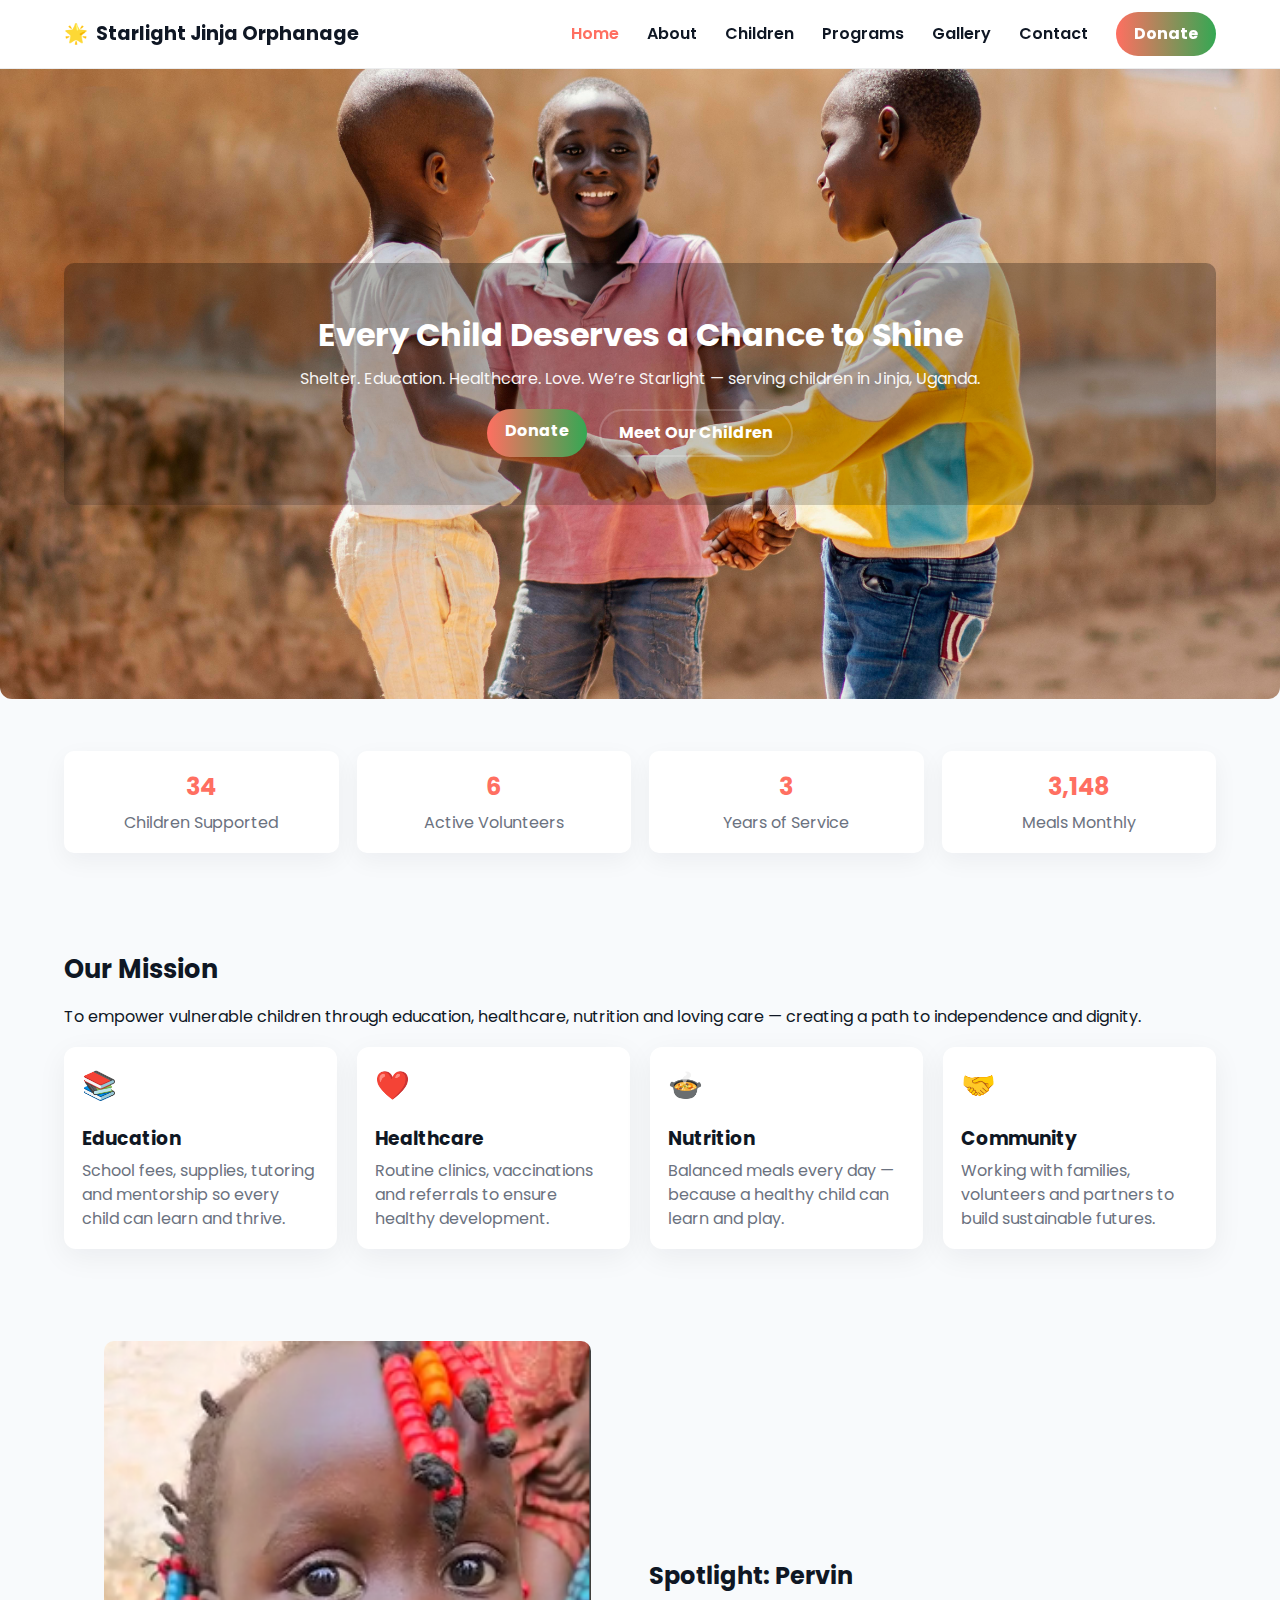
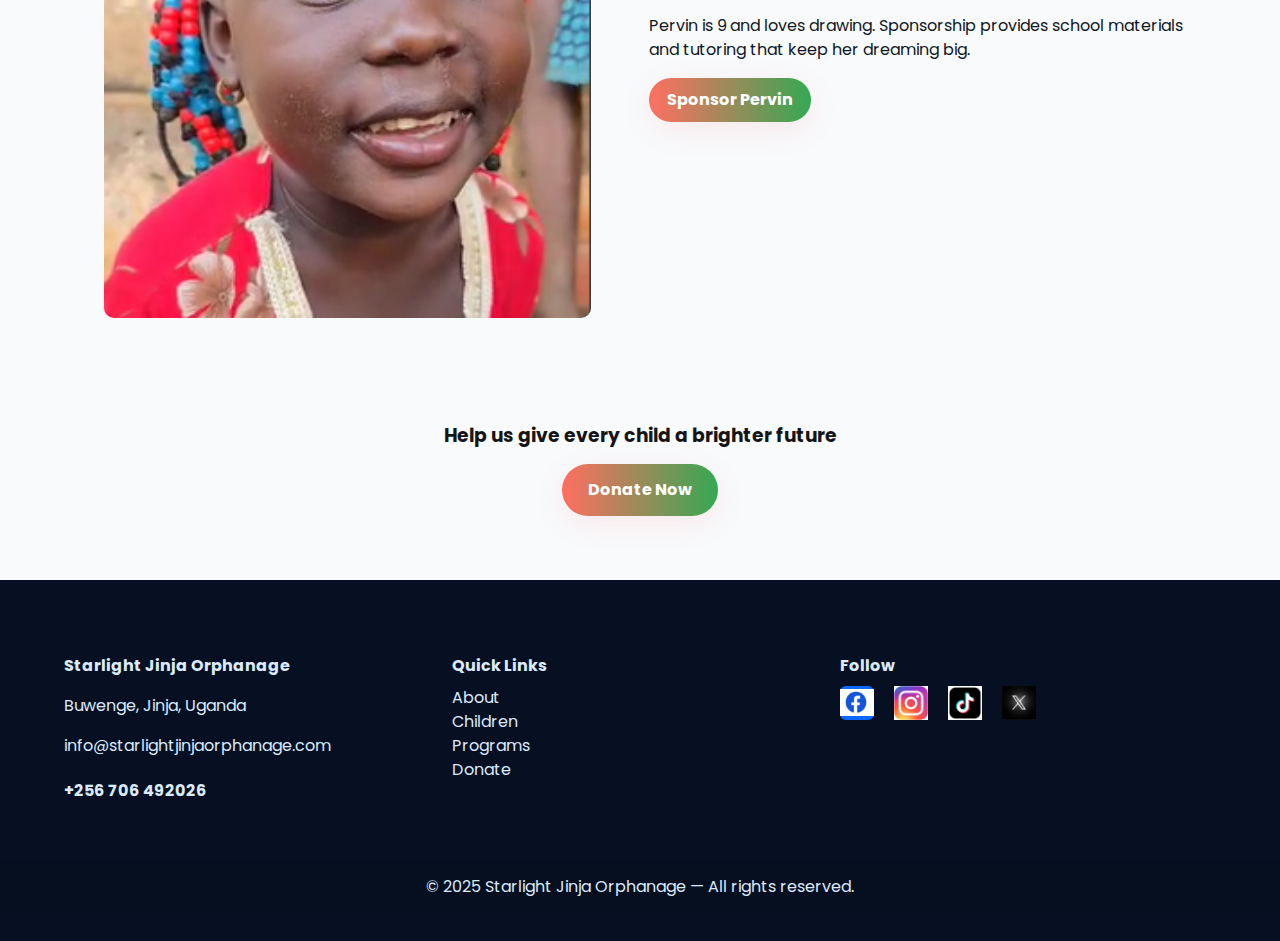
<file: index.html>
<!doctype html>
<html lang="en">
<head>
  <meta charset="utf-8" />
  <meta name="viewport" content="width=device-width,initial-scale=1" />
  <title>Starlight Jinja Orphanage — Home</title>
  <link rel="stylesheet" href="css/style.css">
  <!-- Fonts: Poppins (headings) + Open Sans (body) -->
  <link href="https://fonts.googleapis.com/css2?family=Poppins:wght@600;700&family=Open+Sans:wght@400;600&display=swap" rel="stylesheet">
  <meta name="description" content="Starlight Orphanage — shelter, education & healthcare for children in Jinja, Uganda. Sponsor, donate or volunteer.">
</head>
<body>
  <!-- NAV -->
  <header class="site-header">
    <div class="container header-inner">
      <a class="brand" href="index.html">🌟 <span>Starlight Jinja Orphanage</span></a>

      <nav class="main-nav" aria-label="Primary">
        <a href="index.html" class="nav-link active">Home</a>
        <a href="about.html" class="nav-link">About</a>
        <a href="children.html" class="nav-link">Children</a>
        <a href="programs.html" class="nav-link">Programs</a>
        <a href="gallery.html" class="nav-link">Gallery</a>
        <a href="contact.html" class="nav-link">Contact</a>

        <!-- Donate as last item and styled as a solid orange button -->
        <a href="donate.html" class="nav-link donate-btn" style="margin-left:8px;">Donate</a>
      </nav>

      <button class="nav-toggle" aria-label="Open menu" aria-expanded="false">☰</button>
    </div>
  </header>

  <!-- HERO -->
  <section class="hero" style="background-image:url('images/hero-home.jpg')" role="img" aria-label="Children playing under a starlit sky">
    <div class="hero-inner container" style="text-align:center;">
      <h1 class="hero-title">Every Child Deserves a Chance to Shine</h1>
      <p class="hero-lead">Shelter. Education. Healthcare. Love. We’re Starlight — serving children in Jinja, Uganda.</p>
      <div class="hero-ctas" style="display:flex;gap:12px;justify-content:center;margin-top:18px;">
        <a href="donate.html" class="btn primary">Donate</a>
        <a href="children.html" class="btn outline">Meet Our Children</a>
      </div>
    </div>
  </section>

  <!-- IMPACT STATS -->
  <section class="container stats-grid flex-wrap" aria-label="Impact statistics" style="margin-top:28px;">
    <div class="stat-card">
      <div class="stat-value" data-target="67">0</div>
      <div class="stat-label">Children Supported</div>
    </div>
    <div class="stat-card">
      <div class="stat-value" data-target="12">0</div>
      <div class="stat-label">Active Volunteers</div>
    </div>
    <div class="stat-card">
      <div class="stat-value" data-target="7">0</div>
      <div class="stat-label">Years of Service</div>
    </div>
    <div class="stat-card">
      <div class="stat-value" data-target="6030">0</div>
      <div class="stat-label">Meals Monthly</div>
    </div>
  </section>

  <!-- MISSION -->
  <section class="container mission" style="margin-top:28px;">
    <h2 class="section-title">Our Mission</h2>
    <p class="section-intro">To empower vulnerable children through education, healthcare, nutrition and loving care — creating a path to independence and dignity.</p>

    <div class="cards-grid">
      <article class="card">
        <div class="card-icon">📚</div>
        <h3>Education</h3>
        <p>School fees, supplies, tutoring and mentorship so every child can learn and thrive.</p>
      </article>

      <article class="card">
        <div class="card-icon">❤️</div>
        <h3>Healthcare</h3>
        <p>Routine clinics, vaccinations and referrals to ensure healthy development.</p>
      </article>

      <article class="card">
        <div class="card-icon">🍲</div>
        <h3>Nutrition</h3>
        <p>Balanced meals every day — because a healthy child can learn and play.</p>
      </article>

      <article class="card">
        <div class="card-icon">🤝</div>
        <h3>Community</h3>
        <p>Working with families, volunteers and partners to build sustainable futures.</p>
      </article>
    </div>
  </section>

  <!-- SPOTLIGHT -->
  <section class="spotlight container" style="margin-top:10px;">
    <div class="spotlight-grid">
      <figure class="spotlight-photo">
        <img src="images/pervin.PNG" alt="Pervin Smiling" loading="lazy">
      </figure>
      <div class="spotlight-content">
        <h2>Spotlight: Pervin</h2>
        <p>Pervin is 9 and loves drawing. Sponsorship provides school materials and tutoring that keep her dreaming big.</p>
        <a href="children.html#pervin" class="btn primary">Sponsor Pervin</a>
      </div>
    </div>
  </section>

  <!-- CTA (same as other pages — consistent) -->
  <section class="cta" style="margin:36px 0;">
    <div class="container cta-inner" style="display:flex;flex-direction:column;align-items:center;gap:14px;padding:28px 20px;">
      <h3 style="margin:0;color:#161515;">Help us give every child a brighter future</h3>
      <a href="donate.html" class="btn primary large">Donate Now</a>
    </div>
  </section>

  <!-- FOOTER -->
  <footer class="site-footer" style="margin-top:18px;">
    <div class="container footer-grid" style="align-items:start;">
      <div>
        <h4>Starlight Jinja Orphanage</h4>
        <p>Buwenge, Jinja, Uganda</p>
        <p><a href="mailto:info@starlightjinjaorphanage.com">info@starlightjinjaorphanage.com</a></p>
        <p><h4>+256 706 492026</h4></p>
      </div>

      <div>
        <h4>Quick Links</h4>
        <nav>
          <a href="about.html">About</a><br>
          <a href="children.html">Children</a><br>
          <a href="programs.html">Programs</a><br>
          <a href="donate.html">Donate</a>
        </nav>
      </div>

      <div>
        <h4>Follow</h4>
        <div class="socials" style="display:flex;gap:10px;margin-top:8px;">
          <a aria-label="Facebook" href="#"><span style="display:inline-block;width:34px;height:34px;border-radius:6px;background:#0b69ff;color:#fff;display:flex;align-items:center;justify-content:center;font-weight:700"><img src="images/facebook.png"></span></a>
          <a aria-label="Instagram" href="#"><span style="display:inline-block;width:34px;height:34px;border-radius:6px;background:#e1306c;color:#fff;display:flex;align-items:center;justify-content:center;font-weight:700"><img src="images/instagram.jpeg"></span></a>
          <a aria-label="TikTok" href="#"><span style="display:inline-block;width:34px;height:34px;border-radius:6px;background:#0c0c0c;color:#fff;display:flex;align-items:center;justify-content:center;font-weight:700"><img src="images/tiktok.png"></span></a>
          <a aria-label="TikTok" href="#"><span style="display:inline-block;width:34px;height:34px;border-radius:6px;background:#0c0c0c;color:#fff;display:flex;align-items:center;justify-content:center;font-weight:700"><img src="images/x.jpeg"></span></a>
        </div>
      </div>
    </div>

    <div style="background:rgba(0,0,0,0.05);padding:14px 0;text-align:center;margin-top:18px;">
      <div class="container" style="padding:0;">
        © 2025 Starlight Jinja Orphanage — All rights reserved.
      </div>
    </div>
  </footer>

<script src="js/app.js" defer></script>
</body>
</html>
</file>
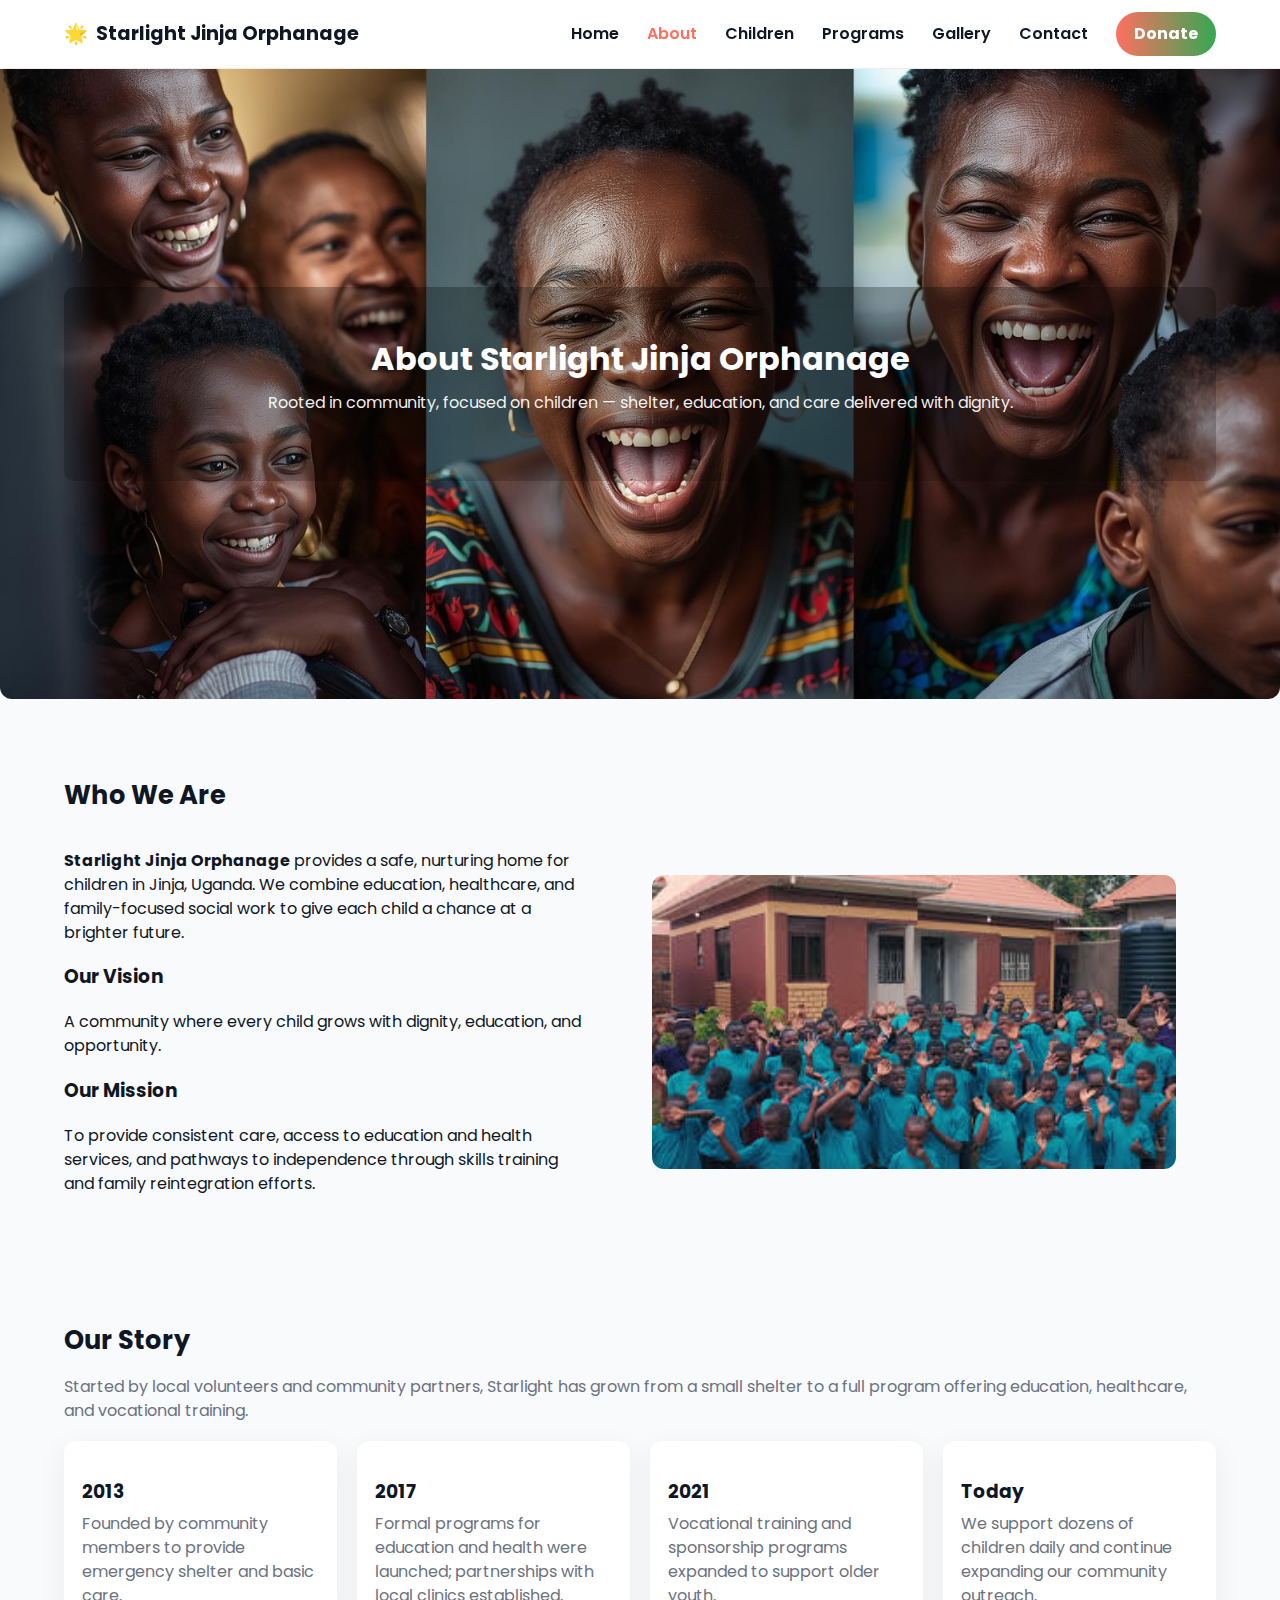
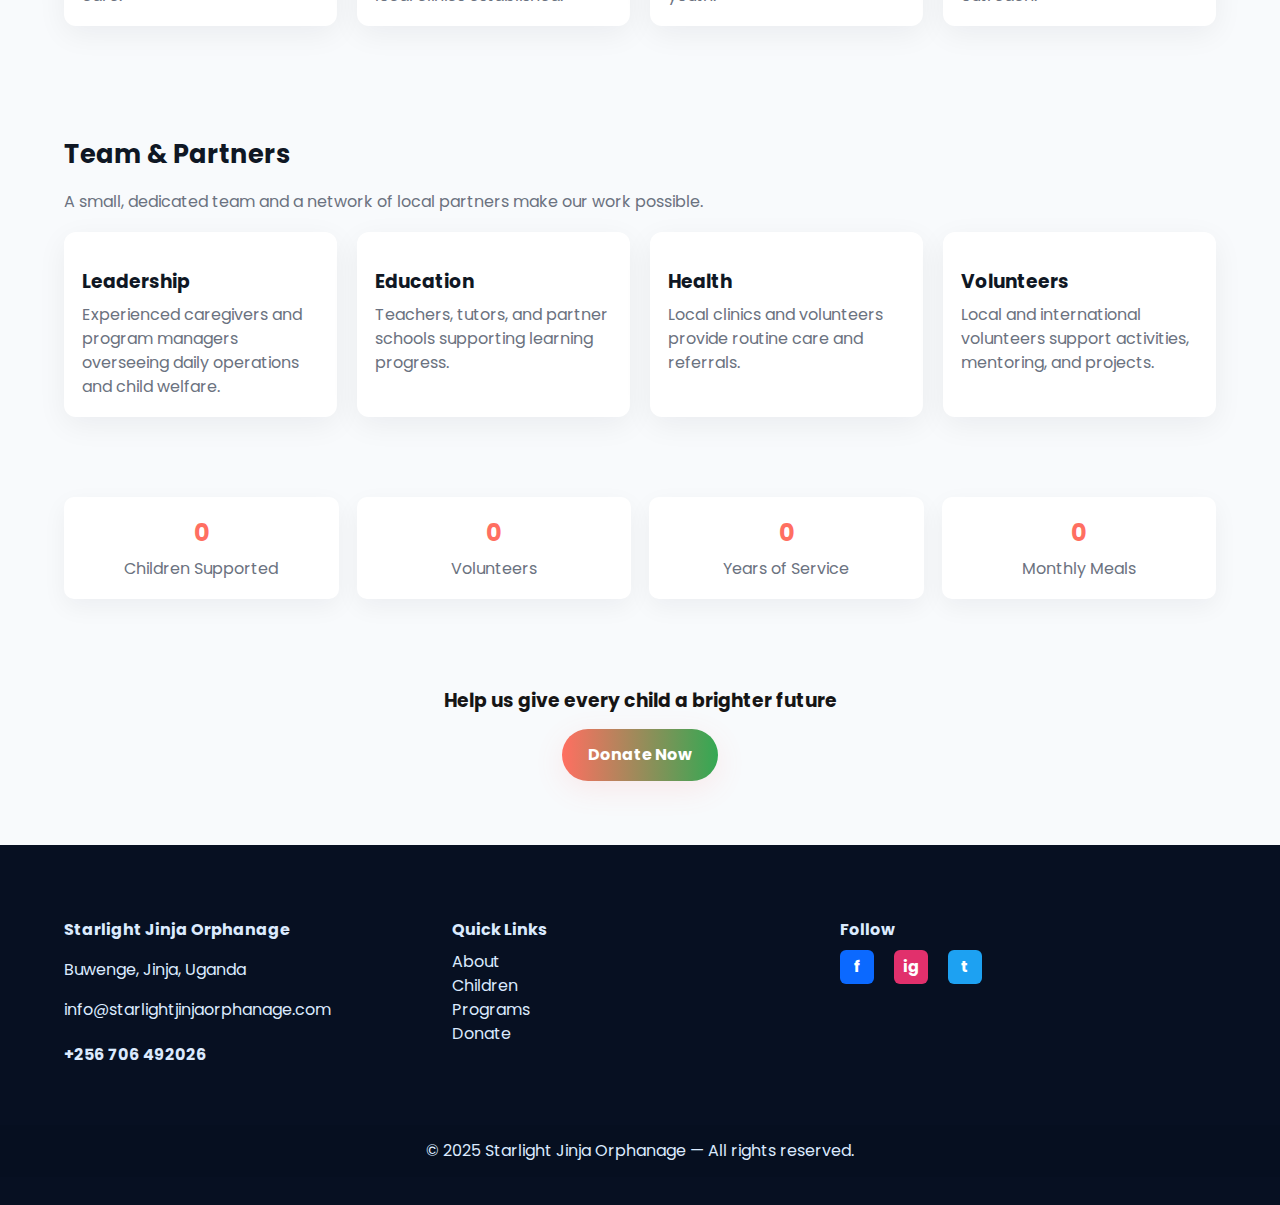
<file: about.html>
<!doctype html>
<html lang="en">
<head>
  <meta charset="utf-8" />
  <meta name="viewport" content="width=device-width,initial-scale=1" />
  <title>About — Starlight Jinja Orphanage</title>
  <link rel="stylesheet" href="css/style.css">
  <link href="https://fonts.googleapis.com/css2?family=Poppins:wght@600;700&family=Open+Sans:wght@400;600&display=swap" rel="stylesheet">
  <meta name="description" content="About Starlight Orphanage — mission, vision, team and impact.">
</head>
<body>
  <!-- NAV -->
  <header class="site-header">
    <div class="container header-inner">
      <a class="brand" href="index.html">🌟 <span>Starlight Jinja Orphanage</span></a>

      <nav class="main-nav" aria-label="Primary">
        <a href="index.html" class="nav-link">Home</a>
        <a href="about.html" class="nav-link active">About</a>
        <a href="children.html" class="nav-link">Children</a>
        <a href="programs.html" class="nav-link">Programs</a>
        <a href="gallery.html" class="nav-link">Gallery</a>
        <a href="contact.html" class="nav-link">Contact</a>
        <a href="donate.html" class="nav-link donate-btn" style="margin-left:8px;">Donate</a>
      </nav>

      <button class="nav-toggle" aria-label="Open menu" aria-expanded="false">☰</button>
    </div>
  </header>

  <!-- HERO -->
  <section class="hero" style="background-image:url('images/about-hero.jpg')" role="img" aria-label="Children at Starlight Orphanage">
    <div class="hero-inner container" style="text-align:center;">
      <h1 class="hero-title">About Starlight Jinja Orphanage</h1>
      <p class="hero-lead">Rooted in community, focused on children — shelter, education, and care delivered with dignity.</p>
    </div>
  </section>

  <!-- WHO WE ARE -->
  <section class="container" style="margin-top:32px;">
    <h2 class="section-title" id="who-we-are">Who We Are</h2>
    <div class="about-grid" style="display:flex;gap:24px;flex-wrap:wrap;align-items:center;">
      <div style="flex:1;min-width:280px;">
        <p><strong>Starlight Jinja Orphanage</strong> provides a safe, nurturing home for children in Jinja, Uganda. We combine education, healthcare, and family-focused social work to give each child a chance at a brighter future.</p>
        <h3>Our Vision</h3>
        <p>A community where every child grows with dignity, education, and opportunity.</p>
        <h3>Our Mission</h3>
        <p>To provide consistent care, access to education and health services, and pathways to independence through skills training and family reintegration efforts.</p>
      </div>
      <figure class="about-photo" style="flex:1;min-width:280px;">
        <img src="images/about.jpeg" alt="Starlight team" loading="lazy" style="width:100%;border-radius:12px;">
      </figure>
    </div>
  </section>

  <!-- OUR STORY / TIMELINE -->
  <section class="container" style="margin-top:40px;">
    <h2 class="section-title">Our Story</h2>
    <p class="intro">Started by local volunteers and community partners, Starlight has grown from a small shelter to a full program offering education, healthcare, and vocational training.</p>
    <div class="cards-grid" style="margin-top:18px;">
      <article class="card">
        <h3>2013</h3>
        <p>Founded by community members to provide emergency shelter and basic care.</p>
      </article>
      <article class="card">
        <h3>2017</h3>
        <p>Formal programs for education and health were launched; partnerships with local clinics established.</p>
      </article>
      <article class="card">
        <h3>2021</h3>
        <p>Vocational training and sponsorship programs expanded to support older youth.</p>
      </article>
      <article class="card">
        <h3>Today</h3>
        <p>We support dozens of children daily and continue expanding our community outreach.</p>
      </article>
    </div>
  </section>

  <!-- TEAM & PARTNERS -->
  <section class="container" style="margin-top:40px;">
    <h2 class="section-title">Team & Partners</h2>
    <p class="intro">A small, dedicated team and a network of local partners make our work possible.</p>
    <div class="cards-grid" style="margin-top:18px;">
      <article class="card">
        <h3>Leadership</h3>
        <p>Experienced caregivers and program managers overseeing daily operations and child welfare.</p>
      </article>
      <article class="card">
        <h3>Education</h3>
        <p>Teachers, tutors, and partner schools supporting learning progress.</p>
      </article>
      <article class="card">
        <h3>Health</h3>
        <p>Local clinics and volunteers provide routine care and referrals.</p>
      </article>
      <article class="card">
        <h3>Volunteers</h3>
        <p>Local and international volunteers support activities, mentoring, and projects.</p>
      </article>
    </div>
  </section>

  <!-- IMPACT -->
  <section class="container stats-grid" aria-label="Impact statistics" style="margin-top:32px;">
    <div class="stat-card">
      <div class="stat-value" data-target="67">0</div>
      <div class="stat-label">Children Supported</div>
    </div>
    <div class="stat-card">
      <div class="stat-value" data-target="12">0</div>
      <div class="stat-label">Volunteers</div>
    </div>
    <div class="stat-card">
      <div class="stat-value" data-target="7">0</div>
      <div class="stat-label">Years of Service</div>
    </div>
    <div class="stat-card">
      <div class="stat-value" data-target="6030">0</div>
      <div class="stat-label">Monthly Meals</div>
    </div>
  </section>

  <!-- CTA (same as other pages — consistent) -->
  <section class="cta" style="margin:36px 0;">
    <div class="container cta-inner" style="display:flex;flex-direction:column;align-items:center;gap:14px;padding:28px 20px;">
      <h3 style="margin:0;color:#161515;">Help us give every child a brighter future</h3>
      <a href="donate.html" class="btn primary large">Donate Now</a>
    </div>
  </section>

   <!-- FOOTER -->
  <footer class="site-footer" style="margin-top:18px;">
    <div class="container footer-grid" style="align-items:start;">
      <div>
        <h4>Starlight Jinja Orphanage</h4>
        <p>Buwenge, Jinja, Uganda</p>
        <p><a href="mailto:info@starlightjinjaorphanage.com">info@starlightjinjaorphanage.com</a></p>
        <p><h4>+256 706 492026</h4></p>
      </div>

      <div>
        <h4>Quick Links</h4>
        <nav>
          <a href="about.html">About</a><br>
          <a href="children.html">Children</a><br>
          <a href="programs.html">Programs</a><br>
          <a href="donate.html">Donate</a>
        </nav>
      </div>

      <div>
        <h4>Follow</h4>
        <div class="socials" style="display:flex;gap:10px;margin-top:8px;">
          <a aria-label="Facebook" href="#"><span style="display:inline-block;width:34px;height:34px;border-radius:6px;background:#0b69ff;color:#fff;display:flex;align-items:center;justify-content:center;font-weight:700">f</span></a>
          <a aria-label="Instagram" href="#"><span style="display:inline-block;width:34px;height:34px;border-radius:6px;background:#e1306c;color:#fff;display:flex;align-items:center;justify-content:center;font-weight:700">ig</span></a>
          <a aria-label="Twitter" href="#"><span style="display:inline-block;width:34px;height:34px;border-radius:6px;background:#1da1f2;color:#fff;display:flex;align-items:center;justify-content:center;font-weight:700">t</span></a>
        </div>
      </div>
    </div>

    <div style="background:rgba(0,0,0,0.05);padding:14px 0;text-align:center;margin-top:18px;">
      <div class="container" style="padding:0;">
        © 2025 Starlight Jinja Orphanage — All rights reserved.
      </div>
    </div>
  </footer>

<script src="js/app.js" defer></script>
</body>
</html>
</file>
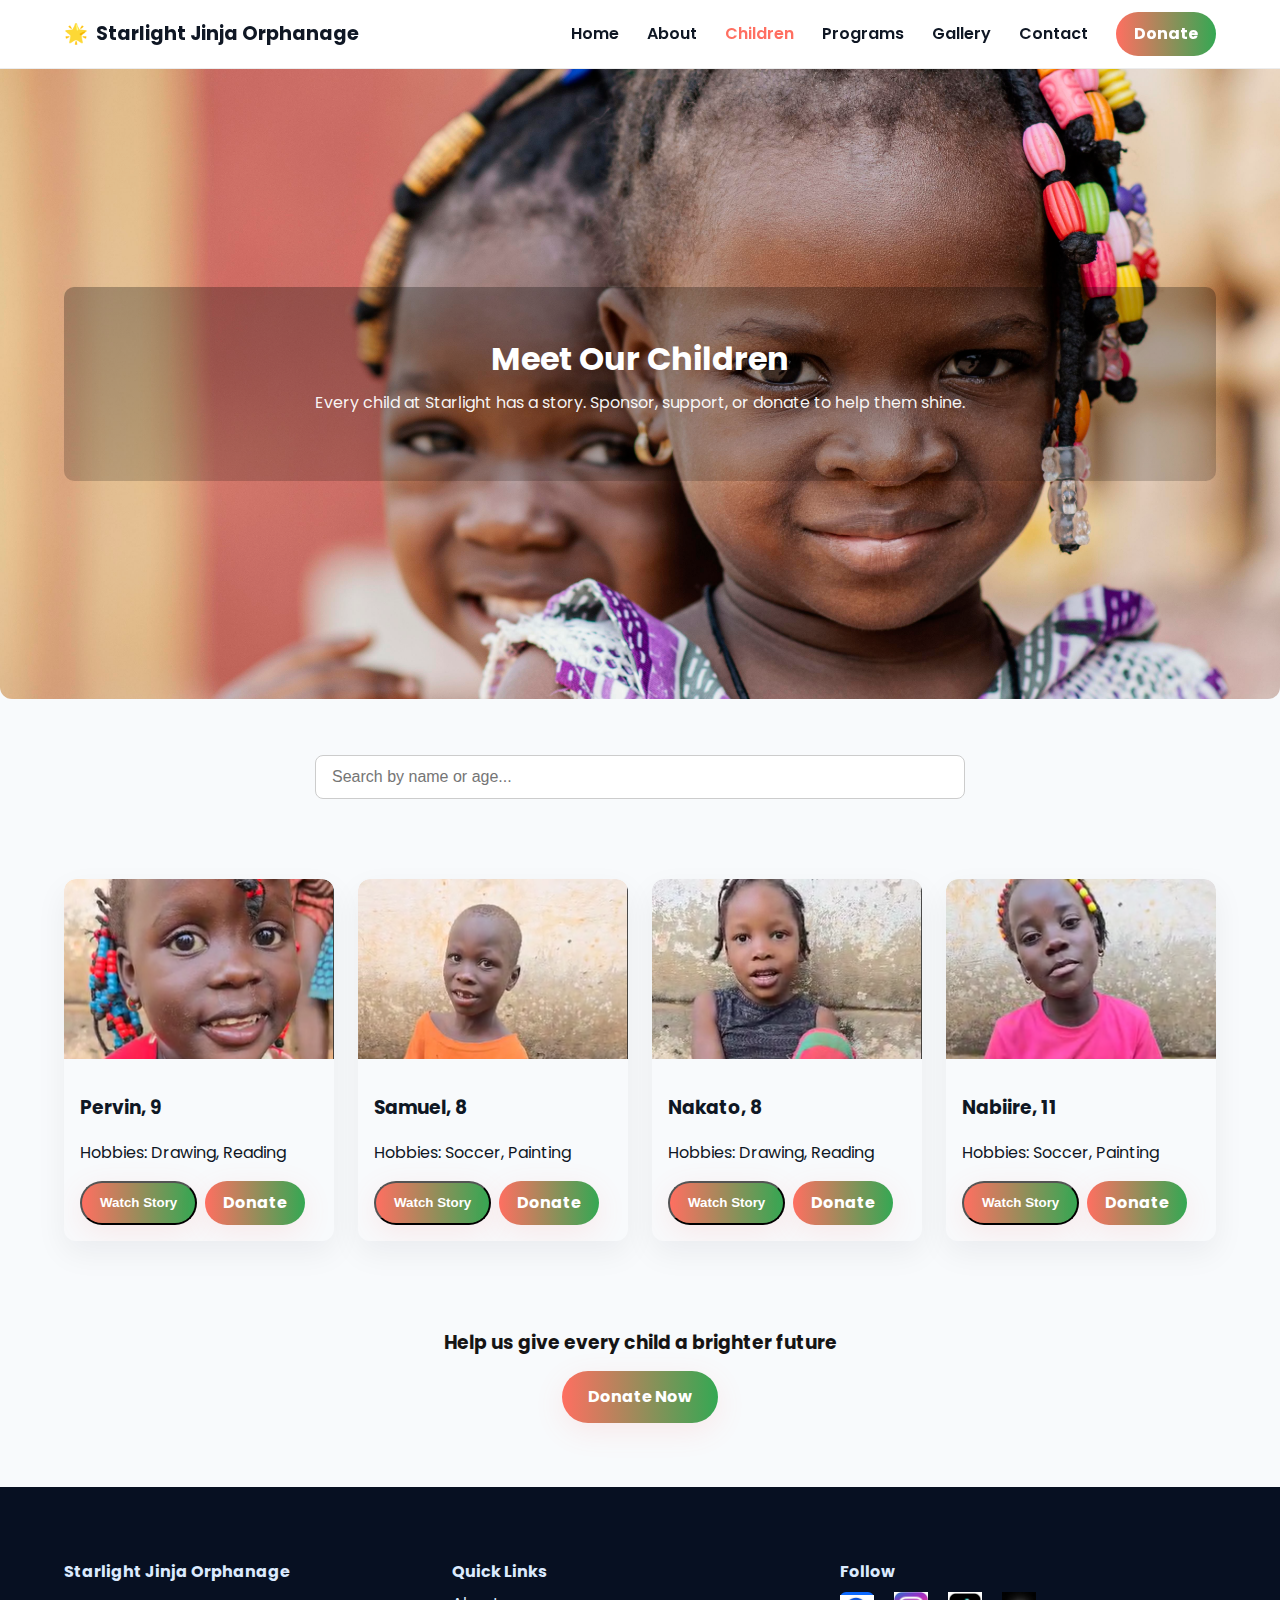
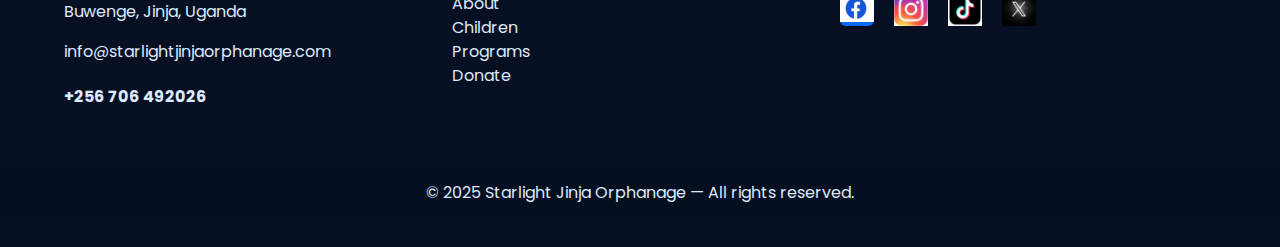
<file: children.html>
<!doctype html>
<html lang="en">
<head>
  <meta charset="utf-8" />
  <meta name="viewport" content="width=device-width,initial-scale=1" />
  <title>Children — Starlight Jinja Orphanage</title>
  <link rel="stylesheet" href="css/style.css">
  <link href="https://fonts.googleapis.com/css2?family=Poppins:wght@600;700&family=Open+Sans:wght@400;600&display=swap" rel="stylesheet">
  <meta name="description" content="Meet the children at Starlight Orphanage. Sponsor, support or donate to help them thrive.">
</head>
<body>
  <!-- NAV -->
  <header class="site-header">
    <div class="container header-inner">
      <a class="brand" href="index.html">🌟 <span>Starlight Jinja Orphanage</span></a>
      <nav class="main-nav" aria-label="Primary">
        <a href="index.html" class="nav-link">Home</a>
        <a href="about.html" class="nav-link">About</a>
        <a href="children.html" class="nav-link active">Children</a>
        <a href="programs.html" class="nav-link">Programs</a>
        <a href="gallery.html" class="nav-link">Gallery</a>
        <a href="contact.html" class="nav-link">Contact</a>
        <a href="donate.html" class="nav-link donate-btn" style="margin-left:8px;">Donate</a>
      </nav>
      <button class="nav-toggle" aria-label="Open menu" aria-expanded="false">☰</button>
    </div>
  </header>

  <!-- HERO -->
  <section class="hero" style="background-image:url('images/children-hero.jpg')" role="img" aria-label="Children at Starlight Orphanage">
    <div class="hero-inner container" style="text-align:center;">
      <h1 class="hero-title">Meet Our Children</h1>
      <p class="hero-lead">Every child at Starlight has a story. Sponsor, support, or donate to help them shine.</p>
    </div>
  </section>

  <!-- SEARCH -->
  <section class="container" style="margin-top:32px;max-width:650px;">
    <input type="text" id="childSearch" placeholder="Search by name or age..." style="width:100%;padding:12px 16px;border-radius:8px;border:1px solid #ccc;font-size:16px;">
  </section>

  <!-- CHILDREN GRID -->
  <section class="container" style="margin-top:32px;">
    <div class="children-grid" style="display:grid;grid-template-columns:repeat(auto-fill,minmax(250px,1fr));gap:24px;">

      <!-- Example child card template -->
      <article class="child-card" data-name="Pervin" data-age="9" data-hobbies="Drawing, Reading">
        <img src="images/children/pervin.PNG" alt="Pervin smiling" loading="lazy" style="width:100%;height:180px;object-fit:cover;border-radius:12px 12px 0 0;">
        <div style="padding:16px;">
          <h3>Pervin, 9</h3>
          <p>Hobbies: Drawing, Reading</p>
          <div style="display:flex;gap:8px;margin-top:12px;">
            <button class="btn primary watch-btn" data-video="videos/pervin.mp4">Watch Story</button>
            <a href="donate.html" class="btn primary">Donate</a>
          </div>
        </div>
      </article>

      <article class="child-card" data-name="Samuel" data-age="8" data-hobbies="Soccer, Painting">
        <img src="images/children/samuel.PNG" alt="Samuel smiling" loading="lazy" style="width:100%;height:180px;object-fit:cover;border-radius:12px 12px 0 0;">
        <div style="padding:16px;">
          <h3>Samuel, 8</h3>
          <p>Hobbies: Soccer, Painting</p>
          <div style="display:flex;gap:8px;margin-top:12px;">
            <button class="btn primary watch-btn" data-video="videos/samuel.mp4">Watch Story</button>
            <a href="donate.html" class="btn primary">Donate</a>
          </div>
        </div>
      </article>

            <article class="child-card" data-name="Nakato" data-age="9" data-hobbies="Drawing, Reading">
        <img src="images/children/nakato.PNG" alt="Nakato smiling" loading="lazy" style="width:100%;height:180px;object-fit:cover;border-radius:12px 12px 0 0;">
        <div style="padding:16px;">
          <h3>Nakato, 8</h3>
          <p>Hobbies: Drawing, Reading</p>
          <div style="display:flex;gap:8px;margin-top:12px;">
            <button class="btn primary watch-btn" data-video="videos/nakato.mp4">Watch Story</button>
            <a href="donate.html" class="btn primary">Donate</a>
          </div>
        </div>
      </article>

      <article class="child-card" data-name="Nabiire" data-age="8" data-hobbies="Soccer, Painting">
        <img src="images/children/nabiire.PNG" alt="Nabiire smiling" loading="lazy" style="width:100%;height:180px;object-fit:cover;border-radius:12px 12px 0 0;">
        <div style="padding:16px;">
          <h3>Nabiire, 11</h3>
          <p>Hobbies: Soccer, Painting</p>
          <div style="display:flex;gap:8px;margin-top:12px;">
            <button class="btn primary watch-btn" data-video="videos/nabiire.mp4">Watch Story</button>
            <a href="donate.html" class="btn primary">Donate</a>
          </div>
        </div>
      </article>

      <!-- Repeat pattern for all 64 children, just update name, age, hobbies, image and video -->

    </div>
  </section>

  <!-- VIDEO MODAL -->
  <div id="videoModal" style="display:none;position:fixed;top:0;left:0;width:100%;height:100%;background:rgba(0,0,0,0.75);justify-content:center;align-items:center;z-index:999;">
    <div style="position:relative;width:90%;max-width:720px;background:#000;border-radius:12px;overflow:hidden;">
      <button class="modal-close" style="position:absolute;top:12px;right:12px;background:#ff6600;color:#fff;border:none;border-radius:6px;padding:6px 12px;cursor:pointer;">× Close</button>
      <video id="childVideo" width="100%" controls style="display:block;"></video>
    </div>
  </div>

    <!-- CTA (same as other pages — consistent) -->
  <section class="cta" style="margin:36px 0;">
    <div class="container cta-inner" style="display:flex;flex-direction:column;align-items:center;gap:14px;padding:28px 20px;">
      <h3 style="margin:0;color:#161515;">Help us give every child a brighter future</h3>
      <a href="donate.html" class="btn primary large">Donate Now</a>
    </div>
  </section>

  <!-- FOOTER -->
  <footer class="site-footer" style="margin-top:18px;">
    <div class="container footer-grid" style="align-items:start;">
      <div>
        <h4>Starlight Jinja Orphanage</h4>
        <p>Buwenge, Jinja, Uganda</p>
        <p><a href="mailto:info@starlightjinjaorphanage.com">info@starlightjinjaorphanage.com</a></p>
        <p><h4>+256 706 492026</h4></p>
      </div>

      <div>
        <h4>Quick Links</h4>
        <nav>
          <a href="about.html">About</a><br>
          <a href="children.html">Children</a><br>
          <a href="programs.html">Programs</a><br>
          <a href="donate.html">Donate</a>
        </nav>
      </div>

      <div>
        <h4>Follow</h4>
        <div class="socials" style="display:flex;gap:10px;margin-top:8px;">
          <a aria-label="Facebook" href="#"><span style="display:inline-block;width:34px;height:34px;border-radius:6px;background:#0b69ff;color:#fff;display:flex;align-items:center;justify-content:center;font-weight:700"><img src="images/facebook.png"></span></a>
          <a aria-label="Instagram" href="#"><span style="display:inline-block;width:34px;height:34px;border-radius:6px;background:#e1306c;color:#fff;display:flex;align-items:center;justify-content:center;font-weight:700"><img src="images/instagram.jpeg"></span></a>
          <a aria-label="TikTok" href="#"><span style="display:inline-block;width:34px;height:34px;border-radius:6px;background:#0c0c0c;color:#fff;display:flex;align-items:center;justify-content:center;font-weight:700"><img src="images/tiktok.png"></span></a>
          <a aria-label="TikTok" href="#"><span style="display:inline-block;width:34px;height:34px;border-radius:6px;background:#0c0c0c;color:#fff;display:flex;align-items:center;justify-content:center;font-weight:700"><img src="images/x.jpeg"></span></a>
        </div>
      </div>
    </div>

    <div style="background:rgba(0,0,0,0.05);padding:14px 0;text-align:center;margin-top:18px;">
      <div class="container" style="padding:0;">
        © 2025 Starlight Jinja Orphanage — All rights reserved.
      </div>
    </div>
  </footer>

<script src="js/app.js" defer></script>
<script>
  // CHILD SEARCH
  const searchInput = document.getElementById('childSearch');
  const childCards = document.querySelectorAll('.child-card');
  searchInput?.addEventListener('input', e => {
    const query = e.target.value.toLowerCase().trim();
    childCards.forEach(card => {
      const name = card.dataset.name.toLowerCase();
      const age = card.dataset.age;
      card.style.display = (name.includes(query) || age.includes(query) || query === '') ? '' : 'none';
    });
  });

  // MODAL VIDEO
  const modal = document.getElementById('videoModal');
  const videoEl = document.getElementById('childVideo');
  const watchBtns = document.querySelectorAll('.watch-btn');
  const closeBtn = modal.querySelector('.modal-close');

  watchBtns.forEach(btn => {
    btn.addEventListener('click', () => {
      const src = btn.dataset.video;
      if(!src) return;
      videoEl.src = src;
      modal.style.display = 'flex';
      setTimeout(()=> videoEl.play().catch(()=>{}),200);
    });
  });

  closeBtn.addEventListener('click', () => {
    videoEl.pause(); videoEl.src='';
    modal.style.display='none';
  });

  modal.addEventListener('click', e => {
    if(e.target===modal){
      videoEl.pause(); videoEl.src=''; modal.style.display='none';
    }
  });

  document.addEventListener('keydown', e => {
    if(e.key==='Escape' && modal.style.display==='flex'){
      videoEl.pause(); videoEl.src=''; modal.style.display='none';
    }
  });
</script>
</body>
</html>
</file>
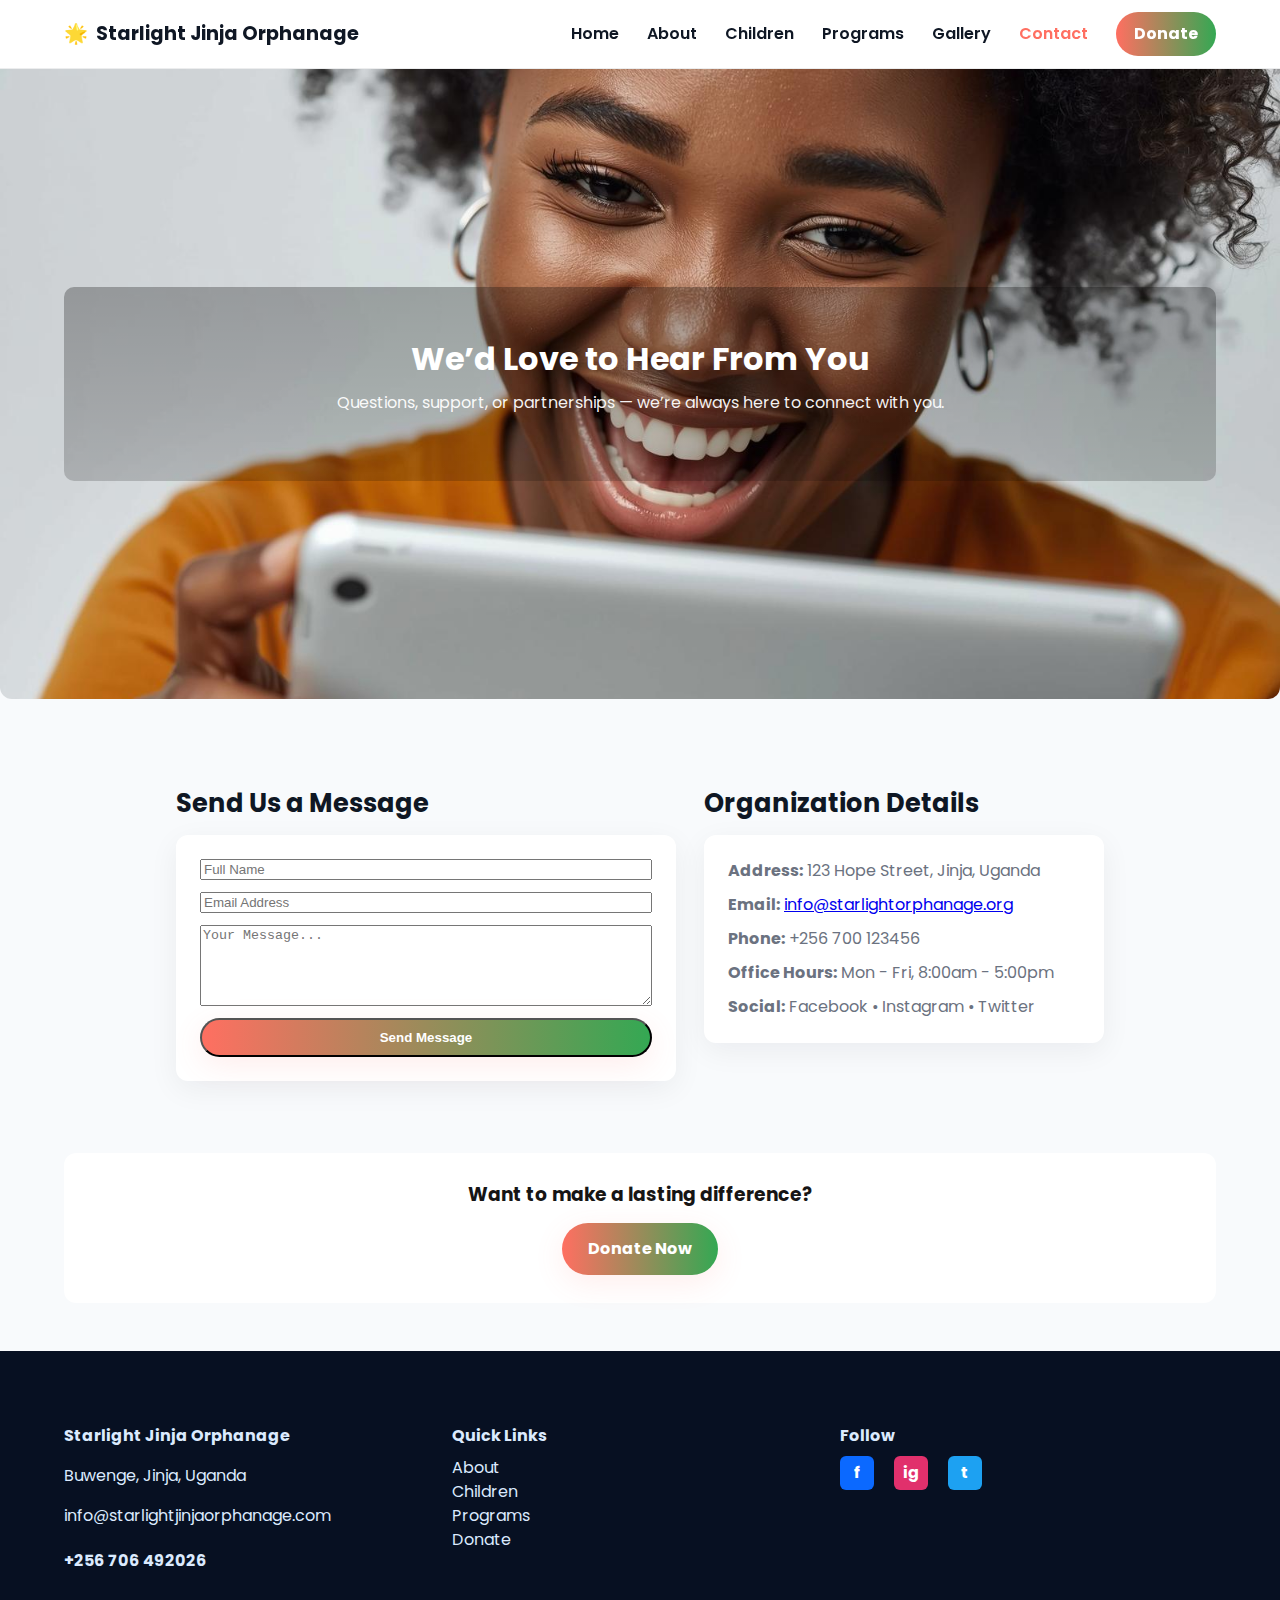
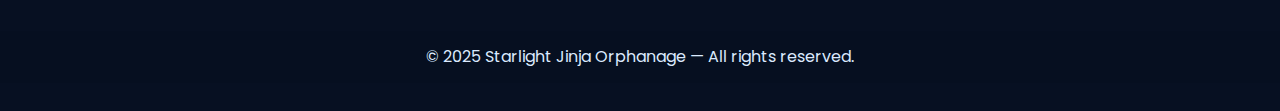
<file: contact.html>
<!doctype html>
<html lang="en">
<head>
  <meta charset="utf-8" />
  <meta name="viewport" content="width=device-width,initial-scale=1" />
  <title>Contact — Starlight Jinja Orphanage</title>
  <link rel="stylesheet" href="css/style.css">
  <link href="https://fonts.googleapis.com/css2?family=Poppins:wght@600;700&family=Open+Sans:wght@400;600&display=swap" rel="stylesheet">
  <meta name="description" content="Contact Starlight Orphanage — Get in touch for donations, sponsorships or volunteering.">
</head>
<body>
  <!-- NAV -->
  <header class="site-header">
    <div class="container header-inner">
      <a class="brand" href="index.html">🌟 <span>Starlight Jinja Orphanage</span></a>

      <nav class="main-nav" aria-label="Primary">
        <a href="index.html" class="nav-link">Home</a>
        <a href="about.html" class="nav-link">About</a>
        <a href="children.html" class="nav-link">Children</a>
        <a href="programs.html" class="nav-link">Programs</a>
        <a href="gallery.html" class="nav-link">Gallery</a>
        <a href="contact.html" class="nav-link active">Contact</a>
        <a href="donate.html" class="nav-link donate-btn" style="margin-left:8px;">Donate</a>
      </nav>

      <button class="nav-toggle" aria-label="Open menu" aria-expanded="false">☰</button>
    </div>
  </header>

  <!-- HERO -->
  <section class="hero" style="background-image:url('images/contact-hero.jpg');" role="img" aria-label="Children waving under a bright sky">
    <div class="hero-inner container" style="text-align:center;">
      <h1 class="hero-title">We’d Love to Hear From You</h1>
      <p class="hero-lead">Questions, support, or partnerships — we’re always here to connect with you.</p>
    </div>
  </section>

  <!-- CONTACT SECTION -->
  <section class="container" style="margin-top:40px;">
    <div style="display:flex;flex-wrap:wrap;gap:28px;justify-content:center;">
      
      <!-- Contact Form -->
      <div style="flex:1 1 380px;max-width:500px;">
        <h2 class="section-title" style="margin-bottom:12px;">Send Us a Message</h2>
        <div class="card" style="padding:24px;display:flex;flex-direction:column;gap:14px;">
          <form action="#" method="post" style="display:flex;flex-direction:column;gap:12px;">
            <input type="text" name="name" placeholder="Full Name" required>
            <input type="email" name="email" placeholder="Email Address" required>
            <textarea name="message" rows="5" placeholder="Your Message..." required></textarea>
            <button type="submit" class="btn primary">Send Message</button>
          </form>
        </div>
      </div>

      <!-- Organization Details -->
      <div style="flex:1 1 320px;max-width:400px;">
        <h2 class="section-title" style="margin-bottom:12px;">Organization Details</h2>
        <div class="card" style="padding:24px;display:flex;flex-direction:column;gap:10px;">
          <p><strong>Address:</strong> 123 Hope Street, Jinja, Uganda</p>
          <p><strong>Email:</strong> <a href="mailto:info@starlightorphanage.org">info@starlightorphanage.org</a></p>
          <p><strong>Phone:</strong> +256 700 123456</p>
          <p><strong>Office Hours:</strong> Mon - Fri, 8:00am - 5:00pm</p>
          <p><strong>Social:</strong> Facebook • Instagram • Twitter</p>
        </div>
      </div>

    </div>
  </section>

  <!-- CTA -->
  <section class="cta" style="margin:48px 0;">
    <div class="container cta-inner" style="display:flex;flex-direction:column;align-items:center;gap:14px;padding:28px 20px;background:rgba(255,255,255,0.9);border-radius:12px;">
      <h3 style="margin:0;color:#161515;">Want to make a lasting difference?</h3>
      <a href="donate.html" class="btn primary large">Donate Now</a>
    </div>
  </section>

 <!-- FOOTER -->
  <footer class="site-footer" style="margin-top:18px;">
    <div class="container footer-grid" style="align-items:start;">
      <div>
        <h4>Starlight Jinja Orphanage</h4>
        <p>Buwenge, Jinja, Uganda</p>
        <p><a href="mailto:info@starlightjinjaorphanage.com">info@starlightjinjaorphanage.com</a></p>
        <p><h4>+256 706 492026</h4></p>
      </div>

      <div>
        <h4>Quick Links</h4>
        <nav>
          <a href="about.html">About</a><br>
          <a href="children.html">Children</a><br>
          <a href="programs.html">Programs</a><br>
          <a href="donate.html">Donate</a>
        </nav>
      </div>

      <div>
        <h4>Follow</h4>
        <div class="socials" style="display:flex;gap:10px;margin-top:8px;">
          <a aria-label="Facebook" href="#"><span style="display:inline-block;width:34px;height:34px;border-radius:6px;background:#0b69ff;color:#fff;display:flex;align-items:center;justify-content:center;font-weight:700">f</span></a>
          <a aria-label="Instagram" href="#"><span style="display:inline-block;width:34px;height:34px;border-radius:6px;background:#e1306c;color:#fff;display:flex;align-items:center;justify-content:center;font-weight:700">ig</span></a>
          <a aria-label="Twitter" href="#"><span style="display:inline-block;width:34px;height:34px;border-radius:6px;background:#1da1f2;color:#fff;display:flex;align-items:center;justify-content:center;font-weight:700">t</span></a>
        </div>
      </div>
    </div>

    <div style="background:rgba(0,0,0,0.05);padding:14px 0;text-align:center;margin-top:18px;">
      <div class="container" style="padding:0;">
        © 2025 Starlight Jinja Orphanage — All rights reserved.
      </div>
    </div>
  </footer>

<script src="js/app.js" defer></script>
</body>
</html>
</file>
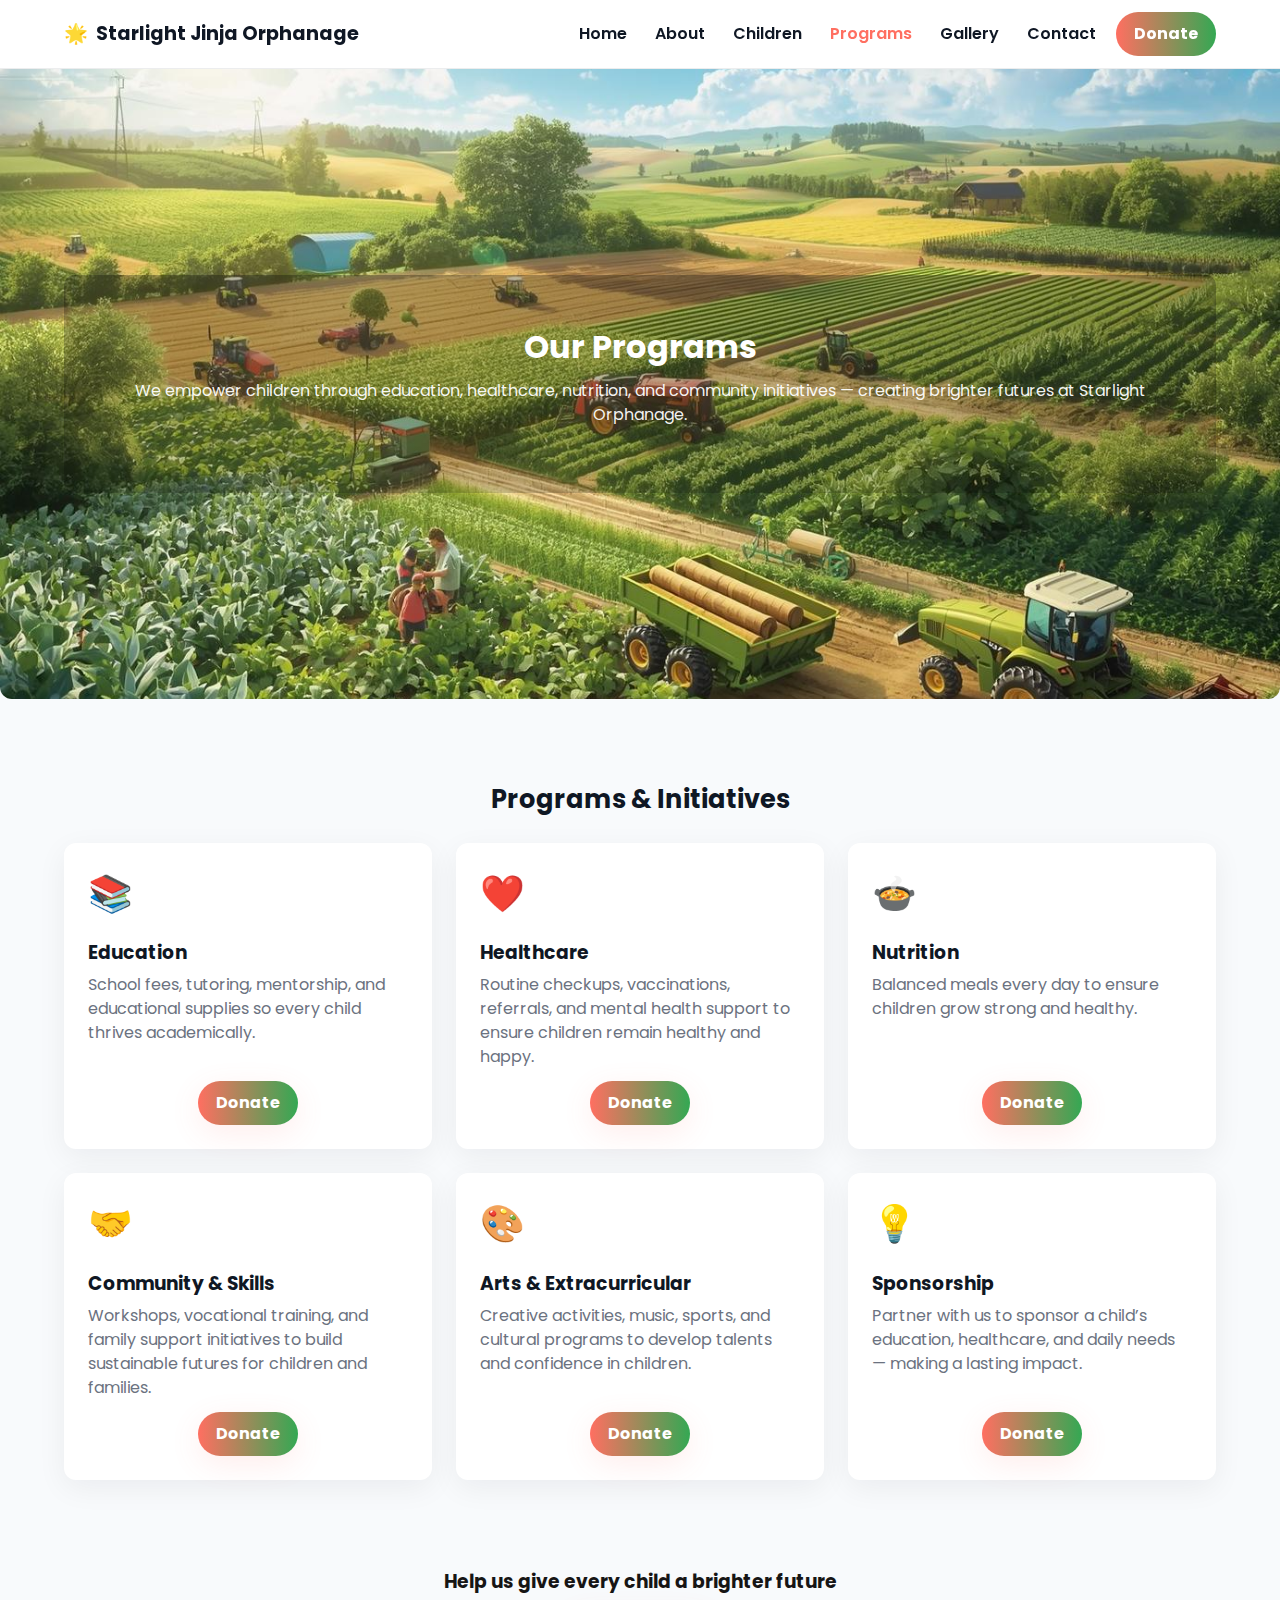
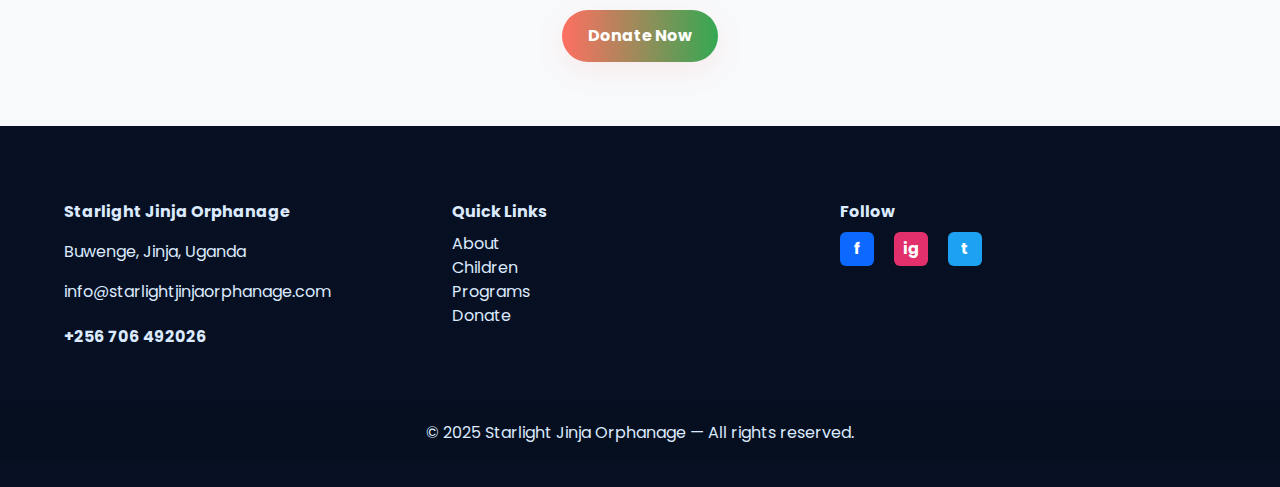
<file: programs.html>
<!doctype html>
<html lang="en">
<head>
<meta charset="utf-8" />
<meta name="viewport" content="width=device-width,initial-scale=1" />
<title>Programs — Starlight Jinja Orphanage</title>
<link rel="stylesheet" href="css/style.css">
<link href="https://fonts.googleapis.com/css2?family=Poppins:wght@600;700&family=Open+Sans:wght@400;600&display=swap" rel="stylesheet">
<meta name="description" content="Discover Starlight Orphanage programs — education, healthcare, nutrition, community initiatives, and sponsorship.">
</head>
<body>

<!-- NAV -->
<header class="site-header">
  <div class="container header-inner">
    <a class="brand" href="index.html">🌟 <span>Starlight Jinja Orphanage</span></a>
    <nav class="main-nav" aria-label="Primary">
      <a href="index.html" class="nav-link">Home</a>
      <a href="about.html" class="nav-link">About</a>
      <a href="children.html" class="nav-link">Children</a>
      <a href="programs.html" class="nav-link active">Programs</a>
      <a href="gallery.html" class="nav-link">Gallery</a>
      <a href="contact.html" class="nav-link">Contact</a>
      <a href="donate.html" class="nav-link donate-btn">Donate</a>
    </nav>
    <button class="nav-toggle" aria-label="Open menu" aria-expanded="false">☰</button>
  </div>
</header>

<!-- HERO -->
<section class="hero" style="background-image:url('images/programs-hero.jpg');">
  <div class="hero-inner container" style="text-align:center;">
    <h1 class="hero-title">Our Programs</h1>
    <p class="hero-lead">We empower children through education, healthcare, nutrition, and community initiatives — creating brighter futures at Starlight Orphanage.</p>
  </div>
</section>

<!-- PROGRAMS GRID -->
<section class="container" style="margin-top:36px;">
  <h2 class="section-title" style="text-align:center;">Programs & Initiatives</h2>
  <div class="cards-grid programs-grid" style="margin-top:24px; display:grid; grid-template-columns:repeat(auto-fit,minmax(280px,1fr)); gap:24px;">

    <article class="program-card card" style="display:flex;flex-direction:column;justify-content:space-between; padding:24px;">
      <div>
        <div class="card-icon" style="font-size:36px; margin-bottom:12px;">📚</div>
        <h3>Education</h3>
        <p>School fees, tutoring, mentorship, and educational supplies so every child thrives academically.</p>
      </div>
      <a href="donate.html" class="btn primary" style="margin-top:12px; align-self:center;">Donate</a>
    </article>

    <article class="program-card card" style="display:flex;flex-direction:column;justify-content:space-between; padding:24px;">
      <div>
        <div class="card-icon" style="font-size:36px; margin-bottom:12px;">❤️</div>
        <h3>Healthcare</h3>
        <p>Routine checkups, vaccinations, referrals, and mental health support to ensure children remain healthy and happy.</p>
      </div>
      <a href="donate.html" class="btn primary" style="margin-top:12px; align-self:center;">Donate</a>
    </article>

    <article class="program-card card" style="display:flex;flex-direction:column;justify-content:space-between; padding:24px;">
      <div>
        <div class="card-icon" style="font-size:36px; margin-bottom:12px;">🍲</div>
        <h3>Nutrition</h3>
        <p>Balanced meals every day to ensure children grow strong and healthy.</p>
      </div>
      <a href="donate.html" class="btn primary" style="margin-top:12px; align-self:center;">Donate</a>
    </article>

    <article class="program-card card" style="display:flex;flex-direction:column;justify-content:space-between; padding:24px;">
      <div>
        <div class="card-icon" style="font-size:36px; margin-bottom:12px;">🤝</div>
        <h3>Community & Skills</h3>
        <p>Workshops, vocational training, and family support initiatives to build sustainable futures for children and families.</p>
      </div>
      <a href="donate.html" class="btn primary" style="margin-top:12px; align-self:center;">Donate</a>
    </article>

    <article class="program-card card" style="display:flex;flex-direction:column;justify-content:space-between; padding:24px;">
      <div>
        <div class="card-icon" style="font-size:36px; margin-bottom:12px;">🎨</div>
        <h3>Arts & Extracurricular</h3>
        <p>Creative activities, music, sports, and cultural programs to develop talents and confidence in children.</p>
      </div>
      <a href="donate.html" class="btn primary" style="margin-top:12px; align-self:center;">Donate</a>
    </article>

    <article class="program-card card" style="display:flex;flex-direction:column;justify-content:space-between; padding:24px;">
      <div>
        <div class="card-icon" style="font-size:36px; margin-bottom:12px;">💡</div>
        <h3>Sponsorship</h3>
        <p>Partner with us to sponsor a child’s education, healthcare, and daily needs — making a lasting impact.</p>
      </div>
      <a href="donate.html" class="btn primary" style="margin-top:12px; align-self:center;">Donate</a>
    </article>

  </div>
</section>

  <!-- CTA (same as other pages — consistent) -->
  <section class="cta" style="margin:36px 0;">
    <div class="container cta-inner" style="display:flex;flex-direction:column;align-items:center;gap:14px;padding:28px 20px;">
      <h3 style="margin:0;color:#161515;">Help us give every child a brighter future</h3>
      <a href="donate.html" class="btn primary large">Donate Now</a>
    </div>
  </section>

  <!-- FOOTER -->
  <footer class="site-footer" style="margin-top:18px;">
    <div class="container footer-grid" style="align-items:start;">
      <div>
        <h4>Starlight Jinja Orphanage</h4>
        <p>Buwenge, Jinja, Uganda</p>
        <p><a href="mailto:info@starlightjinjaorphanage.com">info@starlightjinjaorphanage.com</a></p>
        <p><h4>+256 706 492026</h4></p>
      </div>

      <div>
        <h4>Quick Links</h4>
        <nav>
          <a href="about.html">About</a><br>
          <a href="children.html">Children</a><br>
          <a href="programs.html">Programs</a><br>
          <a href="donate.html">Donate</a>
        </nav>
      </div>

      <div>
        <h4>Follow</h4>
        <div class="socials" style="display:flex;gap:10px;margin-top:8px;">
          <a aria-label="Facebook" href="#"><span style="display:inline-block;width:34px;height:34px;border-radius:6px;background:#0b69ff;color:#fff;display:flex;align-items:center;justify-content:center;font-weight:700">f</span></a>
          <a aria-label="Instagram" href="#"><span style="display:inline-block;width:34px;height:34px;border-radius:6px;background:#e1306c;color:#fff;display:flex;align-items:center;justify-content:center;font-weight:700">ig</span></a>
          <a aria-label="Twitter" href="#"><span style="display:inline-block;width:34px;height:34px;border-radius:6px;background:#1da1f2;color:#fff;display:flex;align-items:center;justify-content:center;font-weight:700">t</span></a>
        </div>
      </div>
    </div>

    <div style="background:rgba(0,0,0,0.05);padding:14px 0;text-align:center;margin-top:18px;">
      <div class="container" style="padding:0;">
        © 2025 Starlight Jinja Orphanage — All rights reserved.
      </div>
    </div>
  </footer>

<script src="js/app.js" defer></script>
</body>
</html>
</file>
<file: css/style.css>
/* style.css — Starlight Orphanage unified theme */

/* Fonts */
@import url('https://fonts.googleapis.com/css2?family=Poppins:wght@300;400;600;700&display=swap');

:root{
  --primary:#ff6f61;      /* Orange */
  --secondary:#34a853;    /* Green */
  --muted:#6b7280;
  --bg:#f8fafc;
  --card:#fff;
  --text:#0f1724;
  --max:1200px;
  --radius:12px;
}

*{box-sizing:border-box}html,body{height:100%}
body{
  margin:0;font-family:'Poppins',system-ui,-apple-system,Segoe UI,Roboto,"Helvetica Neue",Arial;
  background:var(--bg);color:var(--text);line-height:1.5;
}

/* Containers */
.container{width:90%;max-width:var(--max);margin:0 auto;padding:24px 0}

/* Header */
.site-header{position:sticky;top:0;z-index:999;background:rgba(255,255,255,0.95);backdrop-filter:blur(6px);border-bottom:1px solid rgba(15,23,42,0.08)}
.header-inner{display:flex;align-items:center;justify-content:space-between;padding:12px 0}
.brand{display:flex;align-items:center;gap:8px;text-decoration:none;font-weight:700;color:var(--primary);font-size:1.2rem}
.brand span{color:var(--text)}
.main-nav{display:flex;gap:12px;align-items:center}
.nav-link{color:var(--text);text-decoration:none;padding:8px;border-radius:8px;font-weight:600}
.nav-link:hover,.nav-link.active{color:var(--primary)}
.nav-toggle{display:none;background:none;border:0;font-size:1.4rem}
.donate-btn{background:linear-gradient(90deg,var(--primary),var(--secondary));color:#fff;font-weight:700;border:none;border-radius:28px;padding:10px 18px;cursor:pointer;transition:opacity .2s}
.donate-btn:hover{opacity:.9}

/* Hero */
.hero{height:70vh;min-height:420px;background-size:cover;background-position:center;border-bottom-left-radius:var(--radius);border-bottom-right-radius:var(--radius);display:flex;align-items:center}
.small-hero{height:36vh;min-height:200px}
.hero-inner{background:linear-gradient(180deg,rgba(0,0,0,0.28),rgba(0,0,0,0.18));padding:48px;border-radius:10px;color:#fff;max-width:100%}
.hero-title{font-size:2rem;margin:0 0 8px}
.hero-lead{margin:0 0 18px;color:rgba(255,255,255,0.95)}

/* Buttons */
.btn{display:inline-block;text-decoration:none;padding:10px 18px;border-radius:28px;font-weight:700;cursor:pointer}
.primary{background:linear-gradient(90deg,var(--primary),var(--secondary));color:#fff;box-shadow:0 8px 30px rgba(255,111,97,0.12)}
.outline{background:transparent;border:2px solid rgba(255,255,255,0.18);color:white}
.large{padding:14px 26px}

/* Cards & grids */
.cards-grid{display:grid;grid-template-columns:repeat(auto-fit,minmax(220px,1fr));gap:20px;margin-top:18px}
.card{background:var(--card);padding:18px;border-radius:var(--radius);box-shadow:0 8px 30px rgba(15,23,42,0.06);transition:transform .2s ease}
.card:hover{transform:translateY(-6px)}
.card h3{margin-bottom:6px}
.card p{margin:0;color:var(--muted)}
.card-icon{font-size:28px;color:var(--primary);margin-bottom:10px}

/* Stats */
.stats-grid {
  display: grid;
  grid-template-columns: repeat(4, 1fr);
  gap: 18px;
  margin-top: 18px;
}

/* Individual stat card */
.stat-card {
  background: var(--card);
  padding: 18px;
  border-radius: 10px;
  text-align: center;
  box-shadow: 0 8px 24px rgba(15,23,42,0.05);
}

.stat-value {
  font-size: 1.5rem;
  font-weight: 700;
  color: var(--primary);
}

.stat-label {
  color: var(--muted);
  margin-top: 6px;
}

/* Responsive adjustments */
@media (max-width: 1024px) {
  .stats-grid {
    grid-template-columns: repeat(2, 1fr); /* 2 columns on tablets */
  }
}

@media (max-width: 600px) {
  .stats-grid {
    grid-template-columns: 1fr; /* 1 column on mobile */
  }

  .stat-value {
    font-size: 1.25rem; /* slightly smaller on small screens */
  }
}


/* About & Mission */
.about-grid,.spotlight-grid{display:grid;grid-template-columns:1fr 1fr;gap:18px;align-items:center;margin-top:18px}
.about-photo img,.spotlight-photo img{width:100%;border-radius:10px;display:block}
.section-title{font-size:1.6rem;margin-bottom:12px}
.intro{margin-bottom:14px;color:var(--muted)}

/* Children & Gallery */
.children-grid,.gallery-grid,.donation-grid{display:grid;grid-template-columns:repeat(auto-fit,minmax(220px,1fr));gap:20px}
.child-card,.gallery-item,.donation-card{border-radius:12px;overflow:hidden;box-shadow:0 12px 32px rgba(15,23,42,0.06);transition:transform .18s linear}
.child-card:hover,.gallery-item:hover,.donation-card:hover{transform:translateY(-6px)}
.child-card img,.gallery-item img{width:100%;height:200px;object-fit:cover;display:block}
.child-info{padding:14px;text-align:center}

/* Modal */
.video-modal{position:fixed;inset:0;background:rgba(0,0,0,0.8);display:none;align-items:center;justify-content:center;z-index:9999}
.video-wrap{width:94%;max-width:900px;background:#000;border-radius:10px;overflow:hidden;position:relative}
.video-wrap video{width:100%;height:auto;display:block;background:#000}
.modal-close{position:absolute;top:8px;right:10px;background:transparent;border:0;color:#fff;font-size:20px;padding:6px 10px;cursor:pointer}

/* Donate Form Responsive Fix */
.copy-field {
  display: flex;
  align-items: center;
  gap: 8px;
  margin-bottom: 14px;
  flex-wrap: wrap; /* allows stacking on small screens */
}

.copy-field input,
.copy-field textarea {
  flex: 1;
  padding: 10px 12px;
  border-radius: 8px;
  border: 1px solid #ddd;
  font-family: inherit;
  min-width: 0; /* prevents overflow in flex */
}

.copy-btn {
  display: flex;
  align-items: center;
  gap: 4px;
  background: linear-gradient(90deg, var(--primary), var(--secondary));
  color: #fff;
  border: none;
  border-radius: 6px;
  padding: 8px 12px;
  cursor: pointer;
  transition: opacity 0.2s;
  flex-shrink: 0; /* ensures button doesn't shrink too small */
}

.copy-btn:hover {
  opacity: 0.9;
}

/* Mobile adjustments */
@media (max-width: 600px) {
  .copy-field {
    flex-direction: column; /* stack input above button */
    align-items: stretch;
  }

  .copy-btn {
    width: 100%; /* make button full-width on mobile */
    justify-content: center;
  }
}


/* Footer */
.site-footer {
  background:#071022;
  color:#dbeafe;
  padding:28px 0;
  margin-top:36px;
}

.footer-grid {
  display: grid;
  grid-template-columns: repeat(3,1fr);
  gap:12px;
}

.footer-grid h4 {
  margin-bottom:8px;
}

.footer-grid a {
  color:#dbeafe;
  text-decoration:none;
}

.footer-grid a:hover {
  text-decoration:underline;
}

.socials a {
  color:#dbeafe;
  margin-right:10px;
}

/* Responsive Footer */
@media(max-width: 900px) {
  .footer-grid {
    grid-template-columns: repeat(2,1fr);
  }
}

@media(max-width: 600px) {
  .footer-grid {
    grid-template-columns: 1fr;
    text-align: center;
  }

  .socials {
    justify-content: center;
  }
}


/* Responsive */
@media(max-width:1100px){.children-grid{grid-template-columns:repeat(3,1fr)}}
@media(max-width:800px){.main-nav{display:none}.nav-toggle{display:block}.children-grid{grid-template-columns:repeat(2,1fr)}}
@media(max-width:480px){.children-grid{grid-template-columns:1fr}}

/* Ensure all sections fit within the viewport */
* {
  box-sizing: border-box;
  max-width: 100%;
}

/* Prevent horizontal scrolling */
body {
  overflow-x: hidden;
}

/* Fix impact stats layout on small screens */
.impact-stats {
  display: flex;
  flex-wrap: wrap; /* Allows items to move to new lines */
  justify-content: center;
  gap: 1rem;
  text-align: center;
  padding: 20px;
}

.impact-stat {
  flex: 1 1 150px; /* Flexible and wraps nicely */
  max-width: 250px;
}

/* Make numbers and text adapt */
.impact-stat h2 {
  font-size: clamp(1.5rem, 5vw, 2.5rem);
}
.impact-stat p {
  font-size: clamp(0.9rem, 3vw, 1.1rem);
}

/* Mobile-specific adjustments */
@media (max-width: 600px) {
  .impact-stats {
    flex-direction: column;
    align-items: center;
  }

  .impact-stat {
    width: 90%;
    margin-bottom: 1rem;
  }
}
</file>
